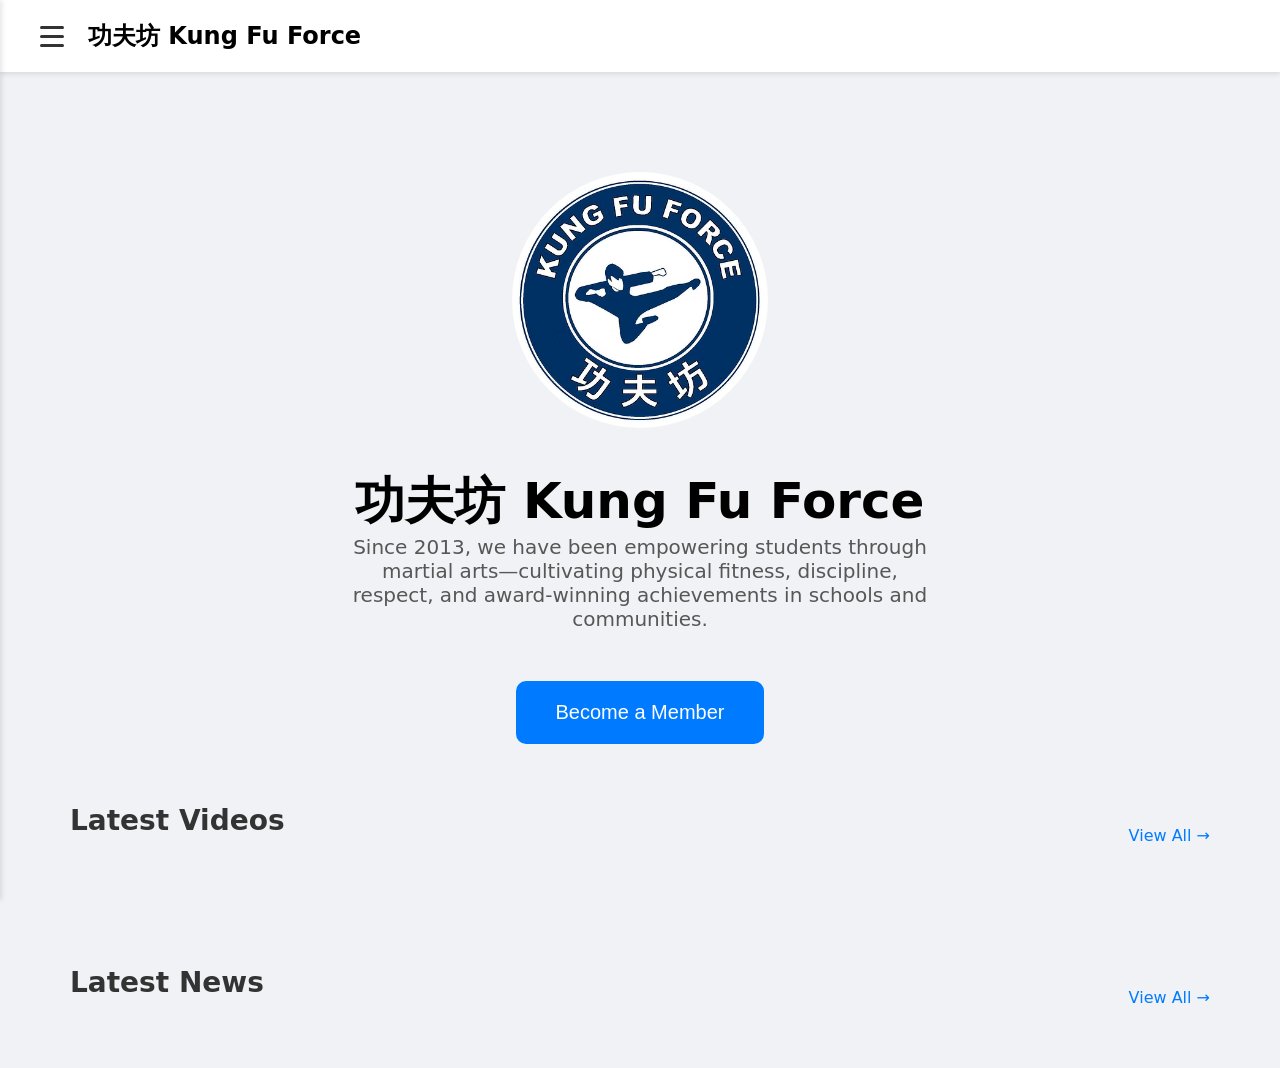
<file: index.html>
<!DOCTYPE html>
<html lang="en">
<head>
  <meta charset="UTF-8">
  <meta name="viewport" content="width=device-width, initial-scale=1.0">
  <meta name="description" content="Kung Fu Force">
  <meta name="author" content="Kung Fu Force">
  <title>Sports Centre App</title>
  <style>
    body {
      margin: 0;
      padding: 0;
      background: #f5f5f5;
      font-family: system-ui, -apple-system, sans-serif;
      height: 100vh;
      display: flex;
      justify-content: center;
      align-items: center;
    }
    .loading-container {
      text-align: center;
    }
    .logo {
      width: 150px;
      height: 150px;
      border-radius: 50%;
      object-fit: cover;
      animation: pulse 1.5s ease-in-out infinite;
    }
    .loading-bar-container {
      width: 200px;
      height: 6px;
      background: #e0e0e0;
      border-radius: 10px;
      margin: 30px auto 0;
      overflow: hidden;
    }
    .loading-bar {
      height: 100%;
      width: 0%;
      background: #007bff;
      border-radius: 10px;
      transition: width 0.3s ease;
    }
    .loading-text {
      margin-top: 15px;
      color: #666;
      font-size: 16px;
    }
    @keyframes pulse {
      0% { transform: scale(1); opacity: 1; }
      50% { transform: scale(1.05); opacity: 0.8; }
      100% { transform: scale(1); opacity: 1; }
    }
  </style>
</head>
<body>
  <div class="loading-container">
    <img src="Image/Logo.png" alt="Logo" class="logo" onerror="this.src='data:image/svg+xml,%3Csvg xmlns=\'http://www.w3.org/2000/svg\' width=\'150\' height=\'150\' viewBox=\'0 0 150 150\'%3E%3Ccircle cx=\'75\' cy=\'75\' r=\'75\' fill=\'%23007bff\'/%3E%3Ctext x=\'50%25\' y=\'50%25\' dominant-baseline=\'middle\' text-anchor=\'middle\' fill=\'white\' font-size=\'14\'%3EKung Fu%3C/text%3E%3C/svg%3E'">
    <div class="loading-bar-container">
      <div class="loading-bar" id="loadingBar"></div>
    </div>
    <div class="loading-text" id="loadingText">Loading...</div>
  </div>

  <script>
    const SITE_NAME = 'KungFuForceApp';
    const username = localStorage.getItem(`${SITE_NAME}/username`);
    const loadingBar = document.getElementById('loadingBar');
    const loadingText = document.getElementById('loadingText');
    
    let progress = 0;
    
    async function preloadAndRedirect() {
      try {
        const API_URL = 'https://script.google.com/macros/s/AKfycby8E5Jbktp3Tpgo9nCk6HsDVESUEBSTewm2ML3HKIbnhgk9fFcCJYKaG93F8JepBqnwLw/exec';
        const SHEET_ID = '1NQkI_WtmpP-9Si-g5MkmCbIbyc54-KD0cpZKO_AiixM';
        
        loadingText.innerText = 'Loading videos...';
        const videoPromise = fetch(API_URL + `?action=getAll&sheetId=${SHEET_ID}&sheetName=Video`)
          .then(r => r.json())
          .then(data => {
            if (!data.error) localStorage.setItem(`${SITE_NAME}/videos`, JSON.stringify(data));
            progress += 50;
            loadingBar.style.width = progress + '%';
          });
        
        loadingText.innerText = 'Loading news...';
        const newsPromise = fetch(API_URL + `?action=getAll&sheetId=${SHEET_ID}&sheetName=News`)
          .then(r => r.json())
          .then(data => {
            if (!data.error) localStorage.setItem(`${SITE_NAME}/news`, JSON.stringify(data));
            progress += 50;
            loadingBar.style.width = progress + '%';
          });
        
        await Promise.all([videoPromise, newsPromise]);
        
        localStorage.setItem(`${SITE_NAME}/last_update`, Date.now().toString());
        
        loadingText.innerText = 'Complete! Redirecting...';
        
        setTimeout(() => {
          if (username){
            window.location.replace("HomeAccount.html");
          }else{
            window.location.replace("NLP/HomeUnlogged.html");
          }
        }, 500);
        
      } catch (error) {
        loadingText.innerText = 'Loading complete';
        loadingBar.style.width = '100%';
        setTimeout(() => {
          if (username){
            window.location.replace("HomeAccount.html");
          }else{
            window.location.replace("NLP/HomeUnlogged.html");
          }
        }, 500);
      }
    }

    preloadAndRedirect();
  </script>
</body>
</html>
</file>
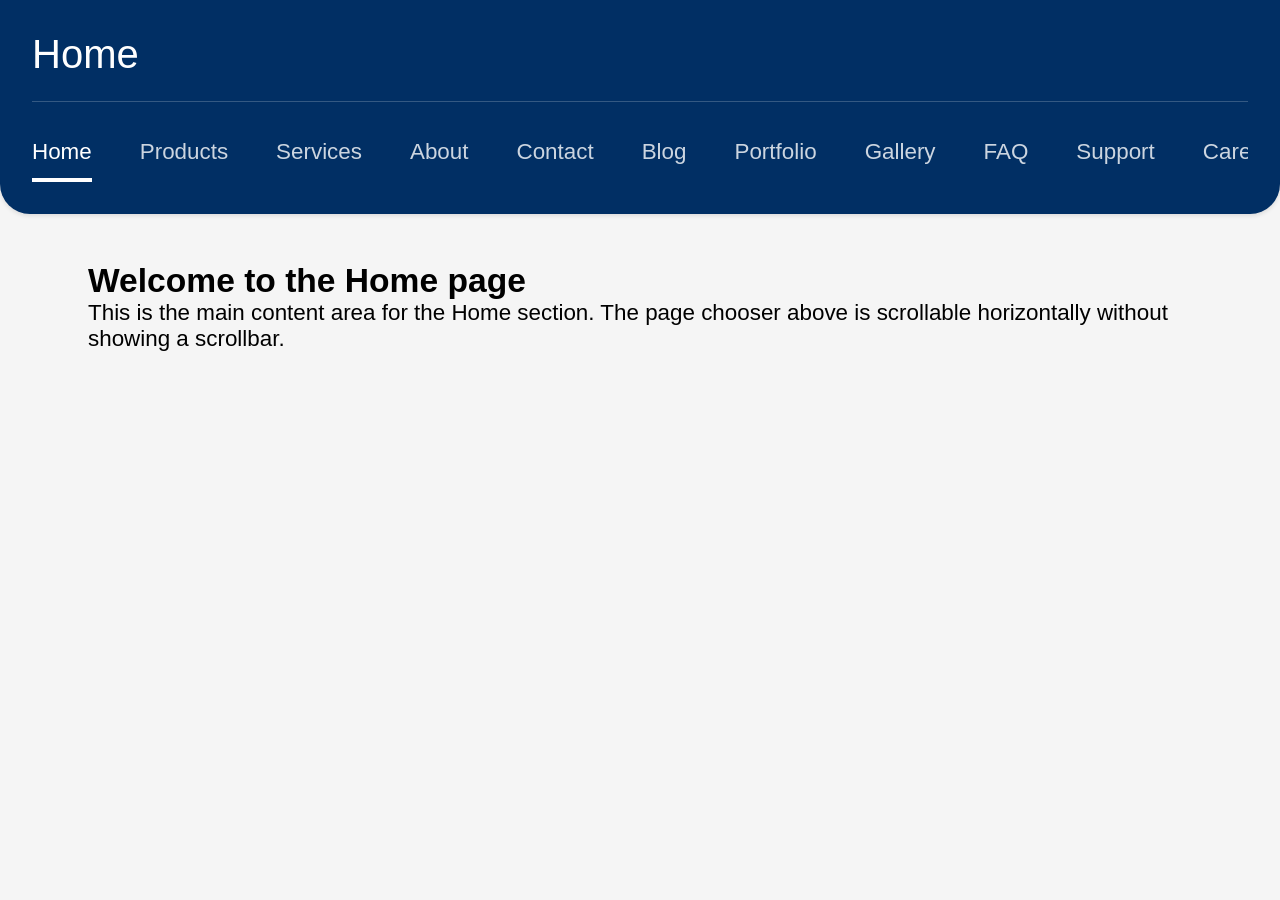
<file: HomeUnlogged.html>
<!DOCTYPE html>
<html lang="en">
<head>
  <meta charset="UTF-8">
  <meta name="viewport" content="width=device-width, initial-scale=1.0">
  <title>Home</title>
  <link rel="stylesheet" href="styles.css">
</head>
<body>
  <header class="common-header-with-chooser">
    <h1>Home</h1>
    <div class="common-chooser-wrapper">
      <nav class="common-inner-chooser">
        <a href="#" class="common-current-inside">Home</a>
        <a href="#">Products</a>
        <a href="#">Services</a>
        <a href="#">About</a>
        <a href="#">Contact</a>
        <a href="#">Blog</a>
        <a href="#">Portfolio</a>
        <a href="#">Gallery</a>
        <a href="#">FAQ</a>
        <a href="#">Support</a>
        <a href="#">Careers</a>
        <a href="#">News</a>
        <a href="#">Events</a>
        <a href="#">Community</a>
        <a href="#">Developers</a>
      </nav>
    </div>
  </header>

  <main class="common-content-below">
    <h2>Welcome to the Home page</h2>
    <p>This is the main content area for the Home section. The page chooser above is scrollable horizontally without showing a scrollbar.</p>
  </main>
</body>
</html>
</file>
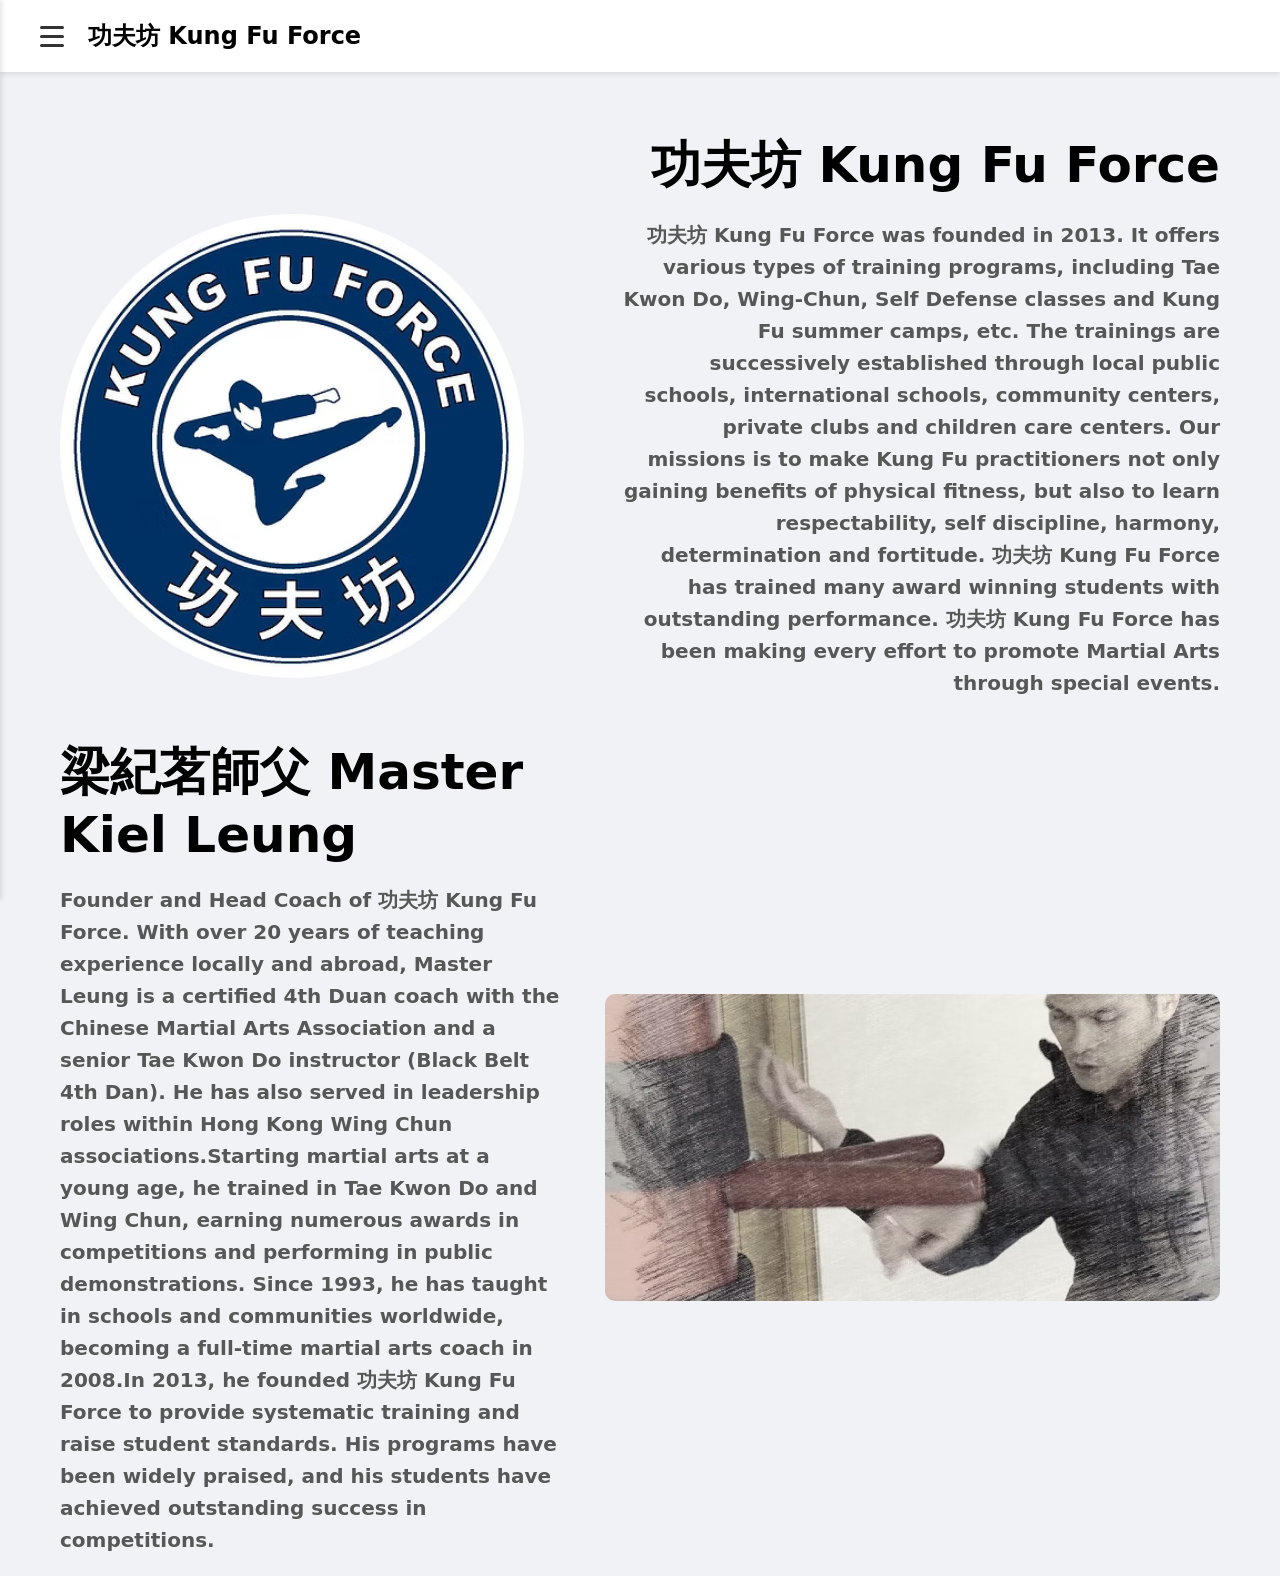
<file: NLP/about.html>
<!DOCTYPE html>
<html lang="en">
<head>
    <meta charset="UTF-8">
    <meta name="viewport" content="width=device-width, initial-scale=1.0">
    <title>About</title>
    <link rel="stylesheet" href="../style.css">
</head>
<body>
    <div class="overlay" id="overlay"></div>
    
    <div class="sidebar" id="sidebar">
        <a href="HomeUnlogged.html">Home</a>
        <a href="about.html">About</a>
        <a href="ClassInformation.html">Class Information</a>
        <a href="video.html">Video</a>
        <a href="news.html">News</a>
    </div>

    <div class="header">
        <button class="menu-btn" id="menuBtn">
            <span></span>
            <span></span>
            <span></span>
        </button>
        <h2 translate="no">功夫坊 Kung Fu Force</h2>
    </div>
    <div style="display: flex; align-items: center; gap: 40px; max-width: 1200px; margin: 0 auto; padding: 20px;">
        <div style="flex: 0 0 40%;">
            <img src="../Image/Logo.png" alt="Logo" class="logo" style="width: 100%; height: auto; border-radius: 1000px; display: block; margin-top: 100px;">
        </div>
        
        <div style="flex: 1; text-align: right;">
            <h1 translate="no" style="margin-top: 40px; color: rgb(0, 0, 0); font-size: 50px; margin-bottom: 20px;">功夫坊 Kung Fu Force</h1>
            <h2 style="color: rgb(87, 87, 87); font-size: 20px; line-height: 1.6; margin-left: auto; max-width: 600px;">
                <span translate="no">功夫坊 Kung Fu Force</span> was founded in 2013. It offers various types of training programs, including Tae Kwon Do, Wing-Chun, Self Defense classes and Kung Fu summer camps, etc. The trainings are successively established through local public schools, international schools, community centers, private clubs and children care centers. Our missions is to make Kung Fu practitioners not only gaining benefits of physical fitness, but also to learn respectability, self discipline, harmony, determination and fortitude.  <span translate="no">功夫坊 Kung Fu Force</span> has trained many award winning students with outstanding performance.  <span translate="no">功夫坊 Kung Fu Force</span> has been making every effort to promote Martial Arts through special events.
            </h2>
        </div>
    </div>
    <div style="display: flex; align-items: center; gap: 40px; max-width: 1200px; margin: 0 auto; padding: 20px;">
        <div style="flex: 1; text-align: left;">
            <h1 translate="no" style="color: rgb(0, 0, 0); font-size: 50px; margin-bottom: 20px;">梁紀茗師父 Master Kiel Leung</h1>
            <h2 style="color: rgb(87, 87, 87); font-size: 20px; line-height: 1.6;">Founder and Head Coach of <span translate="no">功夫坊 Kung Fu Force</span>. With over 20 years of teaching experience locally and abroad, Master Leung is a certified 4th Duan coach with the Chinese Martial Arts Association and a senior Tae Kwon Do instructor (Black Belt 4th Dan). He has also served in leadership roles within Hong Kong Wing Chun associations.Starting martial arts at a young age, he trained in Tae Kwon Do and Wing Chun, earning numerous awards in competitions and performing in public demonstrations. Since 1993, he has taught in schools and communities worldwide, becoming a full-time martial arts coach in 2008.In 2013, he founded <span translate="no">功夫坊 Kung Fu Force</span> to provide systematic training and raise student standards. His programs have been widely praised, and his students have achieved outstanding success in competitions.</h2>
        </div>
        
        <div style="flex: 0 0 53%;">
            <img src="../Image/Leung.avif" alt="Logo" class="logo" style="width: 100%; height: auto; border-radius: 10px; display: block;">
        </div>
    </div>
    <div id="google_translate_element" style="display: none;"></div>

    <script src="../scripts/UI/3LineSideBar.js"></script>
    <script src="../scripts/UI/language.js"></script>
</body>
</html>
</file>
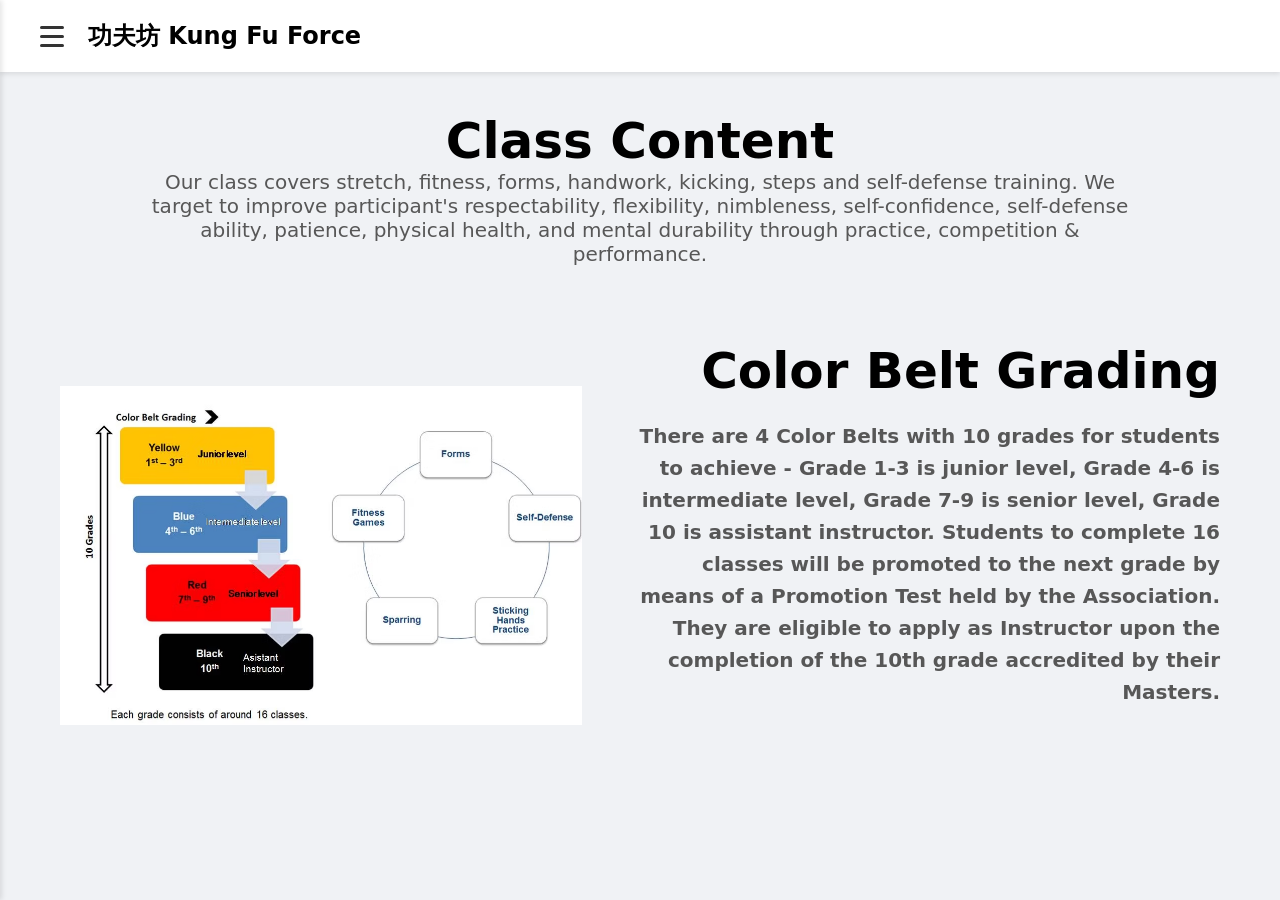
<file: NLP/ClassInformation.html>
<!DOCTYPE html>
<html lang="en">
<head>
    <meta charset="UTF-8">
    <meta name="viewport" content="width=device-width, initial-scale=1.0">
    <title>Class Information</title>
    <link rel="stylesheet" href="../style.css">
</head>
<body>
    <div class="overlay" id="overlay"></div>
    
    <div class="sidebar" id="sidebar">
        <a href="HomeUnlogged.html">Home</a>
        <a href="about.html">About</a>
        <a href="ClassInformation.html">Class Information</a>
        <a href="video.html">Video</a>
        <a href="news.html">News</a>
    </div>

    <div class="header">
        <button class="menu-btn" id="menuBtn">
            <span></span>
            <span></span>
            <span></span>
        </button>
        <h2 translate="no">功夫坊 Kung Fu Force</h2>
    </div>
    <h1 style="margin-top: 40px; color: rgb(0, 0, 0); text-align: center; font-size: 50px;">Class Content</h1>
    <p style="margin-top: 40px; color: rgb(87, 87, 87); font-size: 20px; width: 1000px; text-align: center; margin: 0 auto;">
        Our class covers stretch, fitness, forms, handwork, kicking, steps and self-defense training. We target to improve participant's respectability, flexibility, nimbleness, self-confidence, self-defense ability, patience, physical health, and mental durability through practice, competition & performance.
    </p>
    <div style="display: flex; align-items: center; gap: 40px; max-width: 1200px; margin: 0 auto; padding: 20px;">
        <div style="flex: 0 0 45%;">
            <img src="../Image/ClassInformation.avif" alt="Logo" class="logo" style="width: 100%; height: auto; display: block; margin-top: 100px;">
        </div>
        
        <div style="flex: 1; text-align: right;">
            <h1 style="margin-top: 40px; color: rgb(0, 0, 0); font-size: 50px; margin-bottom: 20px;">Color Belt Grading</h1>
            <h2 style="color: rgb(87, 87, 87); font-size: 20px; line-height: 1.6; margin-left: auto; max-width: 600px;">
                There are 4 Color Belts with 10 grades for students to achieve - Grade 1-3 is junior level, Grade 4-6 is intermediate level, Grade 7-9 is senior level, Grade 10 is assistant instructor.  Students to complete 16 classes will be promoted to the next grade by means of a Promotion Test held by the Association.  They are eligible to apply as Instructor upon the completion of the 10th grade accredited by their Masters.
            </h2>
        </div>
    </div>
    
    <div id="google_translate_element" style="display: none;"></div>

    <script src="../scripts/UI/3LineSideBar.js"></script>
    <script src="../scripts/UI/language.js"></script>
</body>
</html>
</file>
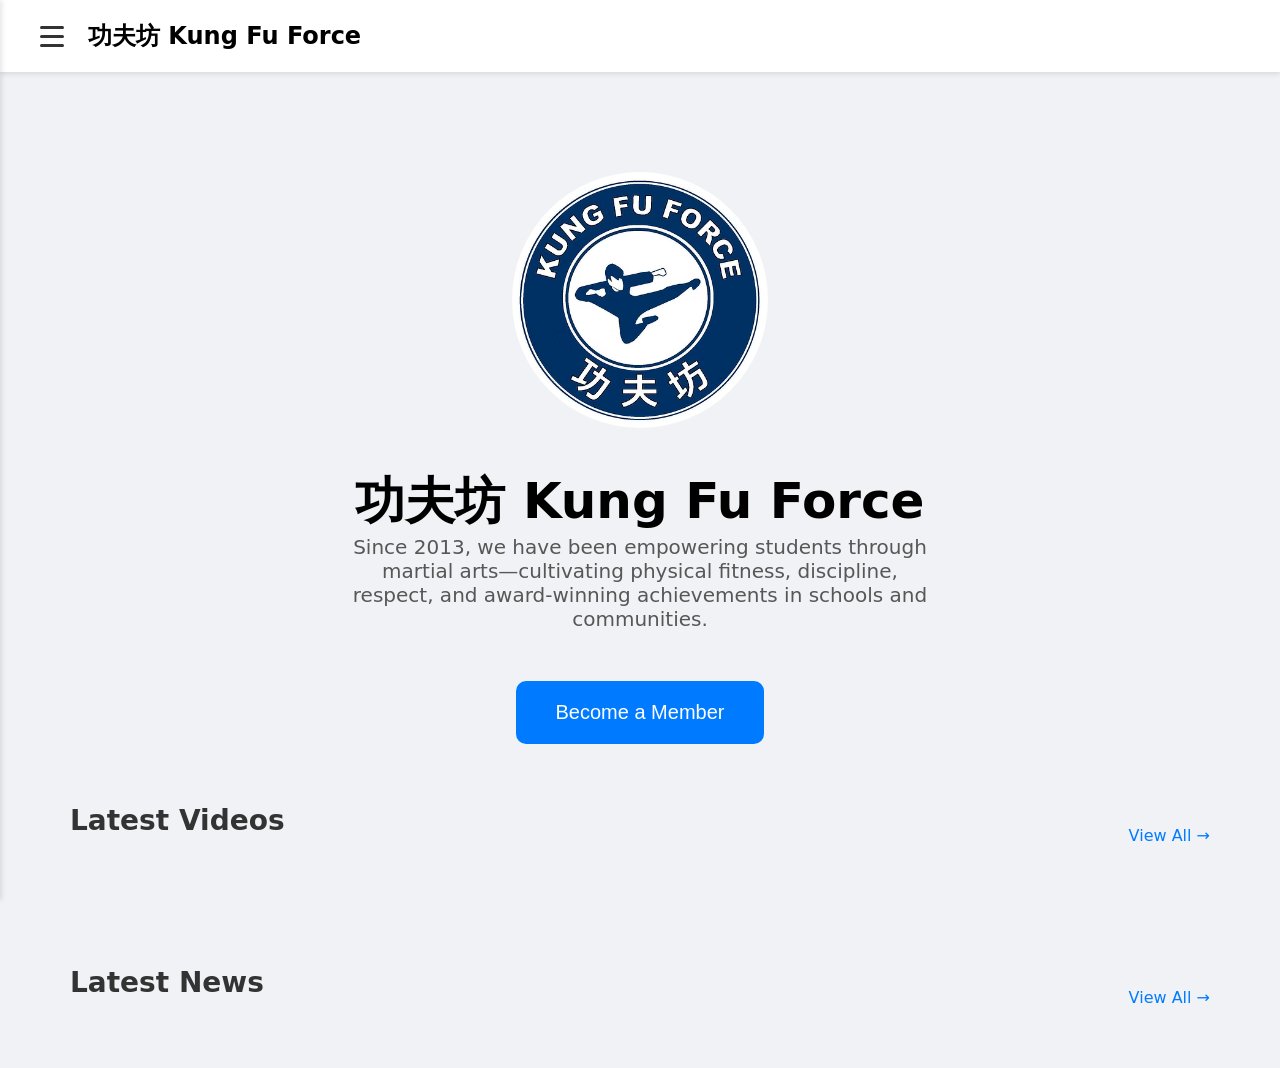
<file: NLP/HomeUnlogged.html>
<!DOCTYPE html>
<html lang="en">
<head>
    <meta charset="UTF-8">
    <meta name="viewport" content="width=device-width, initial-scale=1.0">
    <title>Home</title>
    <link rel="stylesheet" href="../style.css">
</head>
<body>
    <div class="overlay" id="overlay"></div>
    
    <div class="sidebar" id="sidebar">
        <a href="HomeUnlogged.html">Home</a>
        <a href="about.html">About</a>
        <a href="ClassInformation.html">Class Information</a>
        <a href="video.html">Video</a>
        <a href="news.html">News</a>
    </div>

    <div class="header">
        <button class="menu-btn" id="menuBtn">
            <span></span>
            <span></span>
            <span></span>
        </button>
        <h2 translate="no">功夫坊 Kung Fu Force</h2>
    </div>
    
    <img src="../Image/Logo.png" alt="Logo" class="logo" style="width: 20%; height: auto; border-radius: 1000px; display: block; margin: 0 auto; max-width: 100%; margin-top: 100px;">
    <h1 translate="no" style="margin-top: 40px; color: rgb(0, 0, 0); text-align: center; font-size: 50px;">功夫坊 Kung Fu Force</h1>
    <p style="margin-top: 40px; color: rgb(87, 87, 87); font-size: 20px; max-width: 600px; text-align: center; margin: 0 auto;">
        Since 2013, we have been empowering students through martial arts—cultivating physical fitness, discipline, respect, and award-winning achievements in schools and communities.
    </p>
    <button onclick="window.location.href='sign_in.html'" style="padding: 20px 40px; background-color: #007bff; color: white; border: none; border-radius: 10px; cursor: pointer; display: block; margin: 50px auto 0 auto; font-size: 20px">Become a Member</button>

    <div style="max-width:1200px; margin:60px auto 0; padding:0 20px;">
        <div style="display: flex; justify-content: space-between; align-items: center;">
            <h2 style="font-size:28px; color:#333; margin-bottom:20px; padding-left:10px;">Latest Videos</h2>
            <div style="text-align:right; margin:10px 10px 0 0;">
                <a href="video.html" style="color:#007bff; text-decoration:none; font-size:16px;">View All →</a>
            </div>
        </div>
        <div style="overflow-x:auto; white-space:nowrap; padding:10px 0 20px; scrollbar-width:thin; scrollbar-color:#007bff #f0f0f0;" id="videoScroll">
            <div style="display:inline-flex; gap:20px; padding:0 10px;" id="homeVideoContainer"></div>
        </div>
    </div>

    <div style="max-width:1200px; margin:60px auto 0; padding:0 20px;">
        <div style="display: flex; justify-content: space-between; align-items: center;">
            <h2 style="font-size:28px; color:#333; margin-bottom:20px; padding-left:10px;">Latest News</h2>
            <div style="text-align:right; margin:10px 10px 0 0;">
                <a href="news.html" style="color:#007bff; text-decoration:none; font-size:16px;">View All →</a>
            </div>
        </div>
        <div style="overflow-x:auto; white-space:nowrap; padding:10px 0 20px; scrollbar-width:thin; scrollbar-color:#007bff #f0f0f0;" id="newsScroll">
            <div style="display:inline-flex; gap:20px; padding:0 10px;" id="homeNewsContainer"></div>
        </div>
    </div>

    <div id="google_translate_element" style="display: none;"></div>

    <script src="../scripts/UI/3LineSideBar.js"></script>
    <script src="../scripts/UI/language.js"></script>
    <script>
        const SITE_NAME = typeof WEBSITE_NAME !== 'undefined' ? WEBSITE_NAME : 'KungFuForceApp';
        const videoContainer = document.getElementById('homeVideoContainer');
        const newsContainer = document.getElementById('homeNewsContainer');

        function loadHomeContent() {
            loadLatestVideos();
            loadLatestNews();
        }

        function loadLatestVideos() {
            try {
                const cachedData = localStorage.getItem(`${SITE_NAME}/videos`);
                if (cachedData) {
                    const data = JSON.parse(cachedData);
                    const videos = data.slice(1).reverse().slice(0, 5);
                    renderVideoCards(videos);
                }
            } catch (error) {}
        }

        function loadLatestNews() {
            try {
                const cachedData = localStorage.getItem(`${SITE_NAME}/news`);
                if (cachedData) {
                    const data = JSON.parse(cachedData);
                    const news = data.slice(1).reverse().slice(0, 5);
                    renderNewsCards(news);
                }
            } catch (error) {}
        }

        function renderVideoCards(videos) {
            let html = '';
            videos.forEach(video => {
                const title = video[0] || 'No title';
                const videoUrl = video[1] || '#';
                const description = video[2] || 'No description';
                const thumbnailUrl = video[3] || '';
                
                html += `
                    <div onclick="window.open('${videoUrl}', '_blank')" style="width:280px; background:white; border-radius:12px; overflow:hidden; box-shadow:0 4px 15px rgba(0,0,0,0.1); transition:transform 0.3s ease; cursor:pointer; display:inline-block; white-space:normal;">
                        ${thumbnailUrl ? 
                            `<img src="${thumbnailUrl}" alt="${title}" style="width:100%; height:160px; object-fit:cover; background:#ddd;" 
                                 onerror="this.src='data:image/svg+xml,%3Csvg xmlns=%22http://www.w3.org/2000/svg%22 width=%22300%22 height=%22160%22 viewBox=%220 0 300 160%22%3E%3Crect width=%22300%22 height=%22160%22 fill=%22%23dddddd%22/%3E%3Ctext x=%2250%25%22 y=%2250%25%22 dominant-baseline=%22middle%22 text-anchor=%22middle%22 font-family=%22system-ui%22 font-size=%2214%22 fill=%22%23999%22%3ENo Image%3C/text%3E%3C/svg%3E'">` : 
                            `<div style="width:100%; height:160px; background:#ddd; display:flex; align-items:center; justify-content:center; color:#999;">No Image</div>`
                        }
                        <div style="padding:15px;">
                            <div style="font-size:1.1em; font-weight:600; color:#333; margin-bottom:8px; white-space:normal; display:-webkit-box; -webkit-line-clamp:2; -webkit-box-orient:vertical; overflow:hidden;">${escapeHtml(title)}</div>
                            <div style="font-size:0.9em; color:#666; white-space:normal; display:-webkit-box; -webkit-line-clamp:2; -webkit-box-orient:vertical; overflow:hidden;">${escapeHtml(description)}</div>
                        </div>
                    </div>
                `;
            });
            videoContainer.innerHTML = html;
        }

        function renderNewsCards(news) {
            let html = '';
            news.forEach(item => {
                const title = item[0] || 'No title';
                const content = item[1] || '';
                const date = item[2] || '';
                const imageUrl = item[3] || '';
                const documentUrl = item[4] || '#';
                const summary = content.length > 60 ? content.substring(0, 60) + '...' : content;
                
                html += `
                    <div onclick="window.open('${documentUrl}', '_blank')" style="width:280px; background:white; border-radius:12px; overflow:hidden; box-shadow:0 4px 15px rgba(0,0,0,0.1); transition:transform 0.3s ease; cursor:pointer; display:inline-block; white-space:normal;">
                        ${imageUrl ? 
                            `<img src="${imageUrl}" alt="${title}" style="width:100%; height:160px; object-fit:cover; background:#ddd;" 
                                 onerror="this.src='data:image/svg+xml,%3Csvg xmlns=%22http://www.w3.org/2000/svg%22 width=%22300%22 height=%22160%22 viewBox=%220 0 300 160%22%3E%3Crect width=%22300%22 height=%22160%22 fill=%22%23dddddd%22/%3E%3Ctext x=%2250%25%22 y=%2250%25%22 dominant-baseline=%22middle%22 text-anchor=%22middle%22 font-family=%22system-ui%22 font-size=%2214%22 fill=%22%23999%22%3ENo Image%3C/text%3E%3C/svg%3E'">` : 
                            `<div style="width:100%; height:160px; background:#ddd; display:flex; align-items:center; justify-content:center; color:#999;">No Image</div>`
                        }
                        <div style="padding:15px;">
                            <div style="font-size:1.1em; font-weight:600; color:#333; margin-bottom:8px; white-space:normal; display:-webkit-box; -webkit-line-clamp:2; -webkit-box-orient:vertical; overflow:hidden;">${escapeHtml(title)}</div>
                            <div style="font-size:0.9em; color:#666; white-space:normal; display:-webkit-box; -webkit-line-clamp:2; -webkit-box-orient:vertical; overflow:hidden;">${escapeHtml(summary)}</div>
                            <div style="font-size:0.8em; color:#999; margin-top:8px;">${escapeHtml(date)}</div>
                        </div>
                    </div>
                `;
            });
            newsContainer.innerHTML = html;
        }

        function escapeHtml(text) {
            const div = document.createElement('div');
            div.textContent = text;
            return div.innerHTML;
        }

        loadHomeContent();
    </script>
</body>
</html>
</file>
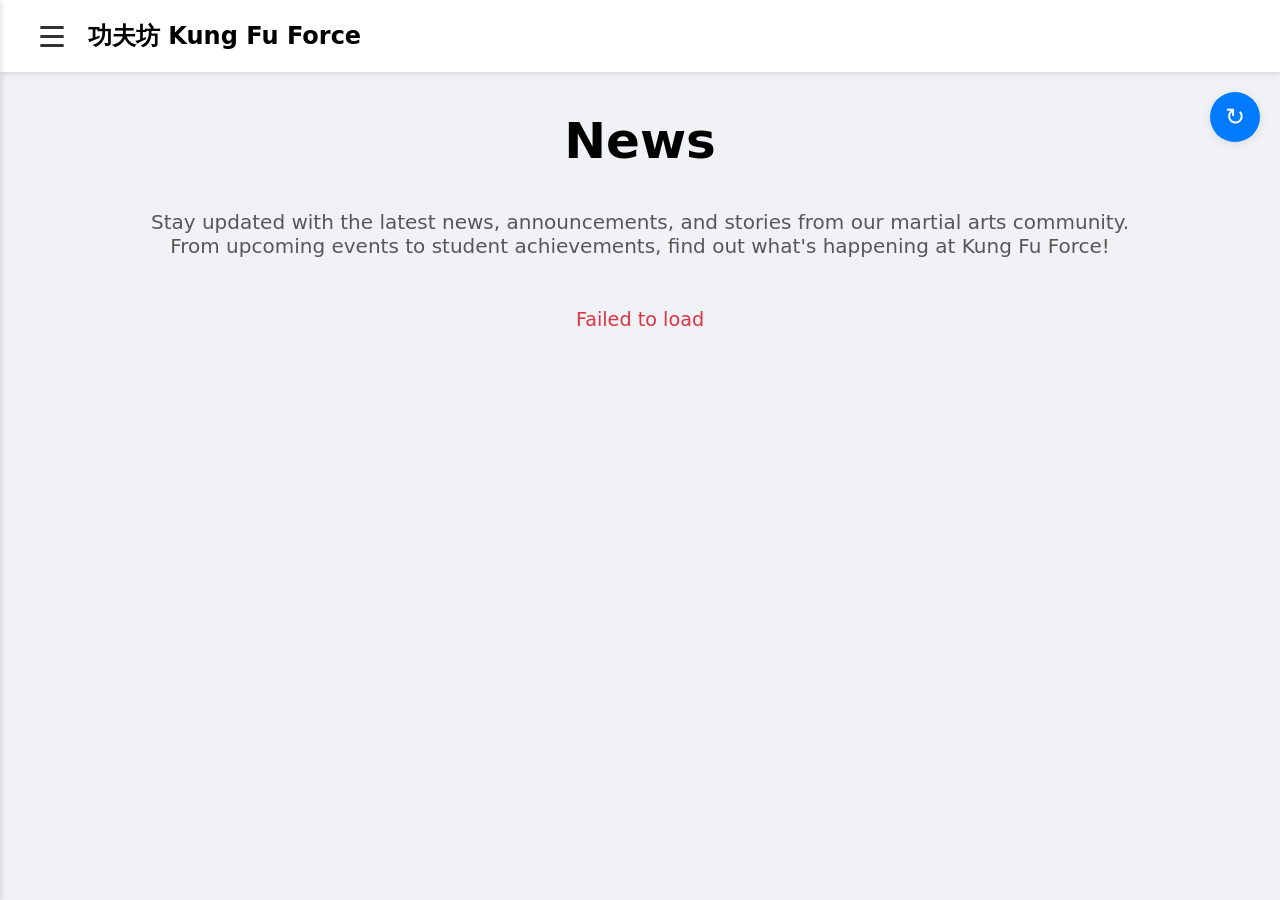
<file: NLP/news.html>
<!DOCTYPE html>
<html lang="en">
<head>
    <meta charset="UTF-8">
    <meta name="viewport" content="width=device-width, initial-scale=1.0">
    <title>News</title>
    <link rel="stylesheet" href="../style.css">
</head>
<body>
    <div class="overlay" id="overlay"></div>
    
    <div class="sidebar" id="sidebar">
        <a href="HomeUnlogged.html">Home</a>
        <a href="about.html">About</a>
        <a href="ClassInformation.html">Class Information</a>
        <a href="video.html">Video</a>
        <a href="news.html">News</a>
    </div>

    <div class="header">
        <button class="menu-btn" id="menuBtn">
            <span></span>
            <span></span>
            <span></span>
        </button>
        <h2 translate="no">功夫坊 Kung Fu Force</h2>
    </div>
    
    <div style="display:flex; flex-direction:column; align-items:center; position:relative;">
        <h1 style="margin-top:40px; color:#000; text-align:center; font-size:50px;">News</h1>
        <button class="refresh-btn" onclick="refreshNews()" title="Refresh news" style="position:absolute; right:20px; top:20px; background:#007bff; color:white; border:none; border-radius:50%; width:50px; height:50px; font-size:24px; cursor:pointer; box-shadow:0 2px 10px rgba(0,0,0,0.1);">↻</button>
    </div>
    
    <p style="margin-top:40px; color:#575757; font-size:20px; max-width:1000px; text-align:center; margin:40px auto 0 auto;">
        Stay updated with the latest news, announcements, and stories from our martial arts community. From upcoming events to student achievements, find out what's happening at Kung Fu Force!
    </p>
    
    <div id="loading" class="loading" style="text-align:center; padding:50px; font-size:1.2em; color:#666;">Loading...</div>
    <div id="error" class="error" style="display:none; text-align:center; padding:50px; font-size:1.2em; color:#dc3545;"></div>
    <div id="newsGrid" class="news-grid" style="display:none; grid-template-columns:repeat(auto-fill, minmax(350px, 1fr)); gap:25px; padding:40px 20px; max-width:1200px; margin:0 auto;"></div>

    <div id="google_translate_element" style="display:none;"></div>

    <script src="../scripts/UI/3LineSideBar.js"></script>
    <script src="../scripts/UI/language.js"></script>
    <script>
        const loadingEl = document.getElementById('loading');
        const errorEl = document.getElementById('error');
        const newsGridEl = document.getElementById('newsGrid');
        const SITE_NAME = typeof WEBSITE_NAME !== 'undefined' ? WEBSITE_NAME : 'KungFuForceApp';

        function loadNews() {
            try {
                const cachedData = localStorage.getItem(`${SITE_NAME}/news`);
                
                if (cachedData) {
                    const data = JSON.parse(cachedData);
                    loadingEl.style.display = 'none';
                    
                    if (!data || data.length <= 1) {
                        newsGridEl.style.display = 'grid';
                        newsGridEl.innerHTML = '<div style="text-align:center; padding:50px; font-size:1.2em; color:#666; grid-column:1/-1;">No news available</div>';
                        return;
                    }
                    
                    renderNews(data);
                } else {
                    fetchNews();
                }
            } catch (error) {
                loadingEl.style.display = 'none';
                errorEl.style.display = 'block';
                errorEl.textContent = 'Failed to load';
            }
        }

        async function fetchNews(showLoading = true) {
            try {
                if (showLoading) {
                    loadingEl.style.display = 'block';
                    newsGridEl.style.display = 'none';
                    errorEl.style.display = 'none';
                }
                
                const API_URL = 'https://script.google.com/macros/s/AKfycby8E5Jbktp3Tpgo9nCk6HsDVESUEBSTewm2ML3HKIbnhgk9fFcCJYKaG93F8JepBqnwLw/exec';
                const SHEET_ID = '1NQkI_WtmpP-9Si-g5MkmCbIbyc54-KD0cpZKO_AiixM';
                const SHEET_NAME = 'News';
                
                const response = await fetch(API_URL + `?action=getAll&sheetId=${SHEET_ID}&sheetName=${SHEET_NAME}`);
                const data = await response.json();
                
                if (showLoading) {
                    loadingEl.style.display = 'none';
                }
                
                if (data.error) throw new Error();
                
                if (!data || data.length <= 1) {
                    newsGridEl.style.display = 'grid';
                    newsGridEl.innerHTML = '<div style="text-align:center; padding:50px; font-size:1.2em; color:#666; grid-column:1/-1;">No news available</div>';
                    return;
                }
                
                localStorage.setItem(`${SITE_NAME}/news`, JSON.stringify(data));
                localStorage.setItem(`${SITE_NAME}/news_time`, Date.now().toString());
                renderNews(data);
                
            } catch (error) {
                if (showLoading) {
                    loadingEl.style.display = 'none';
                }
                errorEl.style.display = 'block';
                errorEl.textContent = 'Failed to load';
            }
        }

        function renderNews(data) {
            const news = data.slice(1);
            let html = '';
            
            news.forEach(item => {
                const title = item[0] || 'No title';
                const content = item[1] || '';
                const date = item[2] || '';
                const imageUrl = item[3] || '';
                const documentUrl = item[4] || '#';
                
                const summary = content.length > 100 ? content.substring(0, 100) + '...' : content;
                
                html += `
                    <div class="news-card" onclick="window.open('${documentUrl}', '_blank')" style="background:white; border-radius:12px; overflow:hidden; box-shadow:0 4px 15px rgba(0,0,0,0.1); cursor:pointer;">
                        ${imageUrl ? 
                            `<img src="${imageUrl}" alt="${title}" class="news-image" style="width:100%; height:200px; object-fit:cover; background:#ddd;" 
                                 onerror="this.src='data:image/svg+xml,%3Csvg xmlns=%22http://www.w3.org/2000/svg%22 width=%22350%22 height=%22200%22 viewBox=%220 0 350 200%22%3E%3Crect width=%22350%22 height=%22200%22 fill=%22%23dddddd%22/%3E%3Ctext x=%2250%25%22 y=%2250%25%22 dominant-baseline=%22middle%22 text-anchor=%22middle%22 font-family=%22system-ui%22 font-size=%2214%22 fill=%22%23999%22%3ENo Image%3C/text%3E%3C/svg%3E'">` : 
                            `<div style="width:100%; height:200px; background:#ddd; display:flex; align-items:center; justify-content:center; color:#999;">No Image</div>`
                        }
                        <div style="padding:20px;">
                            <h3 style="font-size:1.3em; font-weight:600; color:#333; margin:0 0 10px 0;">${escapeHtml(title)}</h3>
                            <div style="font-size:0.85em; color:#999; margin-bottom:10px;">${escapeHtml(date)}</div>
                            <p style="font-size:0.95em; color:#666; line-height:1.6; margin:0 0 15px 0;">${escapeHtml(summary)}</p>
                            <a href="${documentUrl}" class="read-more" target="_blank" onclick="event.stopPropagation()" style="display:inline-block; padding:8px 16px; background:#007bff; color:white; text-decoration:none; border-radius:6px;">📄 Read More</a>
                        </div>
                    </div>
                `;
            });
            
            newsGridEl.style.display = 'grid';
            newsGridEl.innerHTML = html;
        }

        function escapeHtml(text) {
            const div = document.createElement('div');
            div.textContent = text;
            return div.innerHTML;
        }

        function refreshNews() {
            fetchNews(true);
        }

        document.addEventListener('DOMContentLoaded', function() {
            loadNews();
        });
    </script>
</body>
</html>
</file>
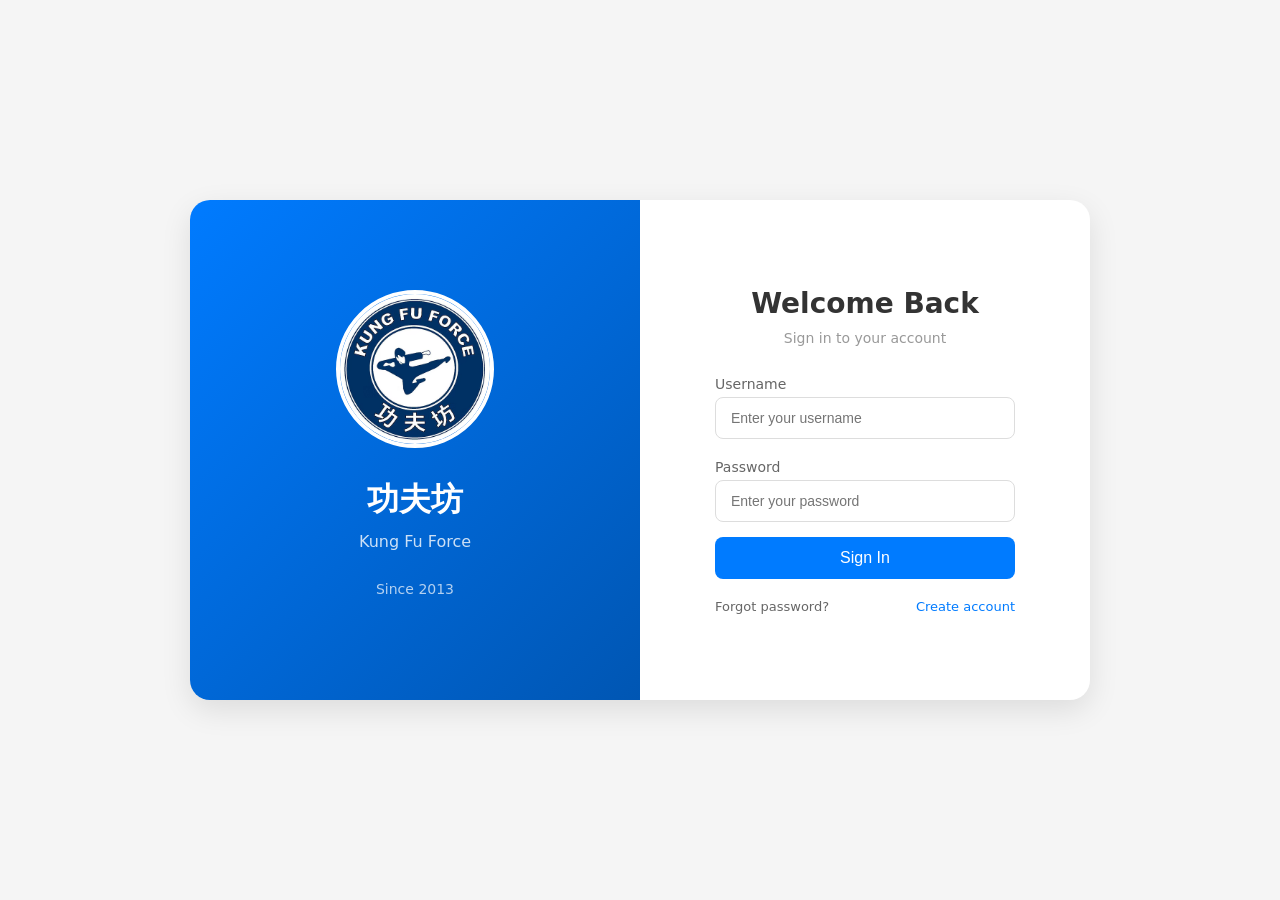
<file: NLP/sign_in.html>
<!DOCTYPE html>
<html lang="en">
<head>
    <meta charset="UTF-8">
    <meta name="viewport" content="width=device-width, initial-scale=1.0">
    <title>Sign In - Kung Fu Force</title>
    <style>
        .goog-te-banner-frame.skiptranslate,
        .goog-te-gadget-simple,
        #google_translate_element,
        .goog-te-menu-frame,
        iframe.skiptranslate {
            display: none !important;
        }
        body { top: 0 !important; margin: 0; padding: 0; }
        .error-message {
            color: #dc3545;
            font-size: 13px;
            margin-top: 5px;
            display: none;
        }
        .loading-spinner {
            display: inline-block;
            width: 16px;
            height: 16px;
            border: 2px solid rgba(255,255,255,0.3);
            border-radius: 50%;
            border-top-color: white;
            animation: spin 1s ease-in-out infinite;
            margin-right: 8px;
            vertical-align: middle;
        }
        @keyframes spin {
            to { transform: rotate(360deg); }
        }
    </style>
</head>
<body style="margin:0; padding:0; font-family:system-ui, -apple-system, sans-serif; background:#f5f5f5; height:100vh; display:flex; align-items:center; justify-content:center;">
    <div style="width:900px; height:500px; background:white; border-radius:20px; box-shadow:0 10px 30px rgba(0,0,0,0.1); display:flex; overflow:hidden;">
        
        <div style="flex:1; background:linear-gradient(135deg, #007bff, #0056b3); display:flex; flex-direction:column; align-items:center; justify-content:center; padding:40px;">
            <img src="../Image/Logo.png" alt="Kung Fu Force Logo" style="width:150px; height:150px; border-radius:50%; object-fit:cover; border:4px solid white; margin-bottom:30px;" onerror="this.src='data:image/svg+xml,%3Csvg xmlns=\'http://www.w3.org/2000/svg\' width=\'150\' height=\'150\' viewBox=\'0 0 150 150\'%3E%3Ccircle cx=\'75\' cy=\'75\' r=\'75\' fill=\'white\'/%3E%3Ctext x=\'50%25\' y=\'50%25\' dominant-baseline=\'middle\' text-anchor=\'middle\' fill=\'%23007bff\' font-size=\'16\' font-weight=\'bold\'%3EKung Fu%3C/text%3E%3C/svg%3E'">
            <h1 style="color:white; font-size:32px; margin:0 0 10px 0; text-align:center;" translate="no">功夫坊</h1>
            <p style="color:rgba(255,255,255,0.8); font-size:16px; text-align:center; margin:0;">Kung Fu Force</p>
            <p style="color:rgba(255,255,255,0.7); font-size:14px; text-align:center; margin-top:30px;">Since 2013</p>
        </div>
        
        <div style="flex:1; display:flex; flex-direction:column; align-items:center; justify-content:center; padding:40px;">
            <h2 style="font-size:28px; color:#333; margin:0 0 10px 0;">Welcome Back</h2>
            <p style="font-size:14px; color:#999; margin:0 0 30px 0;">Sign in to your account</p>
            
            <div style="width:100%; max-width:300px;">
                <div style="margin-bottom:20px;">
                    <label style="display:block; font-size:14px; color:#666; margin-bottom:5px;">Username</label>
                    <input type="text" id="username" placeholder="Enter your username" style="width:100%; padding:12px 15px; border:1px solid #ddd; border-radius:8px; font-size:14px; box-sizing:border-box; outline:none;" onfocus="this.style.borderColor='#007bff'" onblur="this.style.borderColor='#ddd'">
                </div>
                
                <div style="margin-bottom:15px;">
                    <label style="display:block; font-size:14px; color:#666; margin-bottom:5px;">Password</label>
                    <input type="password" id="password" placeholder="Enter your password" style="width:100%; padding:12px 15px; border:1px solid #ddd; border-radius:8px; font-size:14px; box-sizing:border-box; outline:none;" onfocus="this.style.borderColor='#007bff'" onblur="this.style.borderColor='#ddd'">
                </div>
                
                <div id="errorMessage" class="error-message"></div>
                
                <button id="signInBtn" onclick="signIn()" style="width:100%; padding:12px; background-color:#007bff; color:white; border:none; border-radius:8px; font-size:16px; cursor:pointer; transition:background-color 0.3s; display:flex; align-items:center; justify-content:center;" onmouseover="this.style.backgroundColor='#0056b3'" onmouseout="this.style.backgroundColor='#007bff'">Sign In</button>
                
                <div style="display:flex; justify-content:space-between; margin-top:20px;">
                    <a href="#" style="color:#666; font-size:13px; text-decoration:none;">Forgot password?</a>
                    <a href="sign_up.html" style="color:#007bff; font-size:13px; text-decoration:none;">Create account</a>
                </div>
            </div>
        </div>
    </div>

    <div id="google_translate_element" style="display:none;"></div>

    <script src="../scripts/UI/language.js"></script>
    <script src="https://translate.google.com/translate_a/element.js?cb=googleTranslateElementInit"></script>
    <script>
        const SITE_NAME = 'KungFuForceApp';
        const API_URL = 'https://script.google.com/macros/s/AKfycby8E5Jbktp3Tpgo9nCk6HsDVESUEBSTewm2ML3HKIbnhgk9fFcCJYKaG93F8JepBqnwLw/exec';
        const SHEET_ID = '1NQkI_WtmpP-9Si-g5MkmCbIbyc54-KD0cpZKO_AiixM';
        const SHEET_NAME = 'Account';

        (async function() {
            try {
                const cachedAccounts = localStorage.getItem(`${SITE_NAME}/accounts`);
                if (!cachedAccounts) {
                    const response = await fetch(API_URL + `?action=getAll&sheetId=${SHEET_ID}&sheetName=${SHEET_NAME}`);
                    const data = await response.json();
                    if (!data.error) {
                        localStorage.setItem(`${SITE_NAME}/accounts`, JSON.stringify(data));
                    }
                }
            } catch (error) {}
        })();

        async function signIn() {
            const username = document.getElementById('username').value.trim();
            const password = document.getElementById('password').value.trim();
            const errorMessage = document.getElementById('errorMessage');
            const btn = document.getElementById('signInBtn');
            
            if (!username || !password) {
                errorMessage.style.display = 'block';
                errorMessage.textContent = 'Please enter username and password';
                return;
            }
            
            btn.innerHTML = '<span class="loading-spinner"></span> Signing in...';
            btn.disabled = true;
            
            try {
                const cachedAccounts = localStorage.getItem(`${SITE_NAME}/accounts`);
                let accounts = [];
                
                if (cachedAccounts) {
                    const data = JSON.parse(cachedAccounts);
                    accounts = data.slice(1);
                } else {
                    const response = await fetch(API_URL + `?action=getAll&sheetId=${SHEET_ID}&sheetName=${SHEET_NAME}`);
                    const data = await response.json();
                    if (data.error) throw new Error();
                    accounts = data.slice(1);
                    localStorage.setItem(`${SITE_NAME}/accounts`, JSON.stringify(data));
                }
                
                let found = false;
                for (let account of accounts) {
                    if (String(account[0]) === username && String(account[1]) === password) {
                        found = true;
                        break;
                    }
                }
                
                if (found) {
                    localStorage.setItem(`${SITE_NAME}/username`, username);
                    window.location.replace("HomeAccount.html");
                } else {
                    btn.innerHTML = 'Sign In';
                    btn.disabled = false;
                    errorMessage.style.display = 'block';
                    errorMessage.textContent = 'Invalid username or password';
                }
                
            } catch (error) {
                btn.innerHTML = 'Sign In';
                btn.disabled = false;
                errorMessage.style.display = 'block';
                errorMessage.textContent = 'Login failed';
            }
        }
    </script>
</body>
</html>
</file>
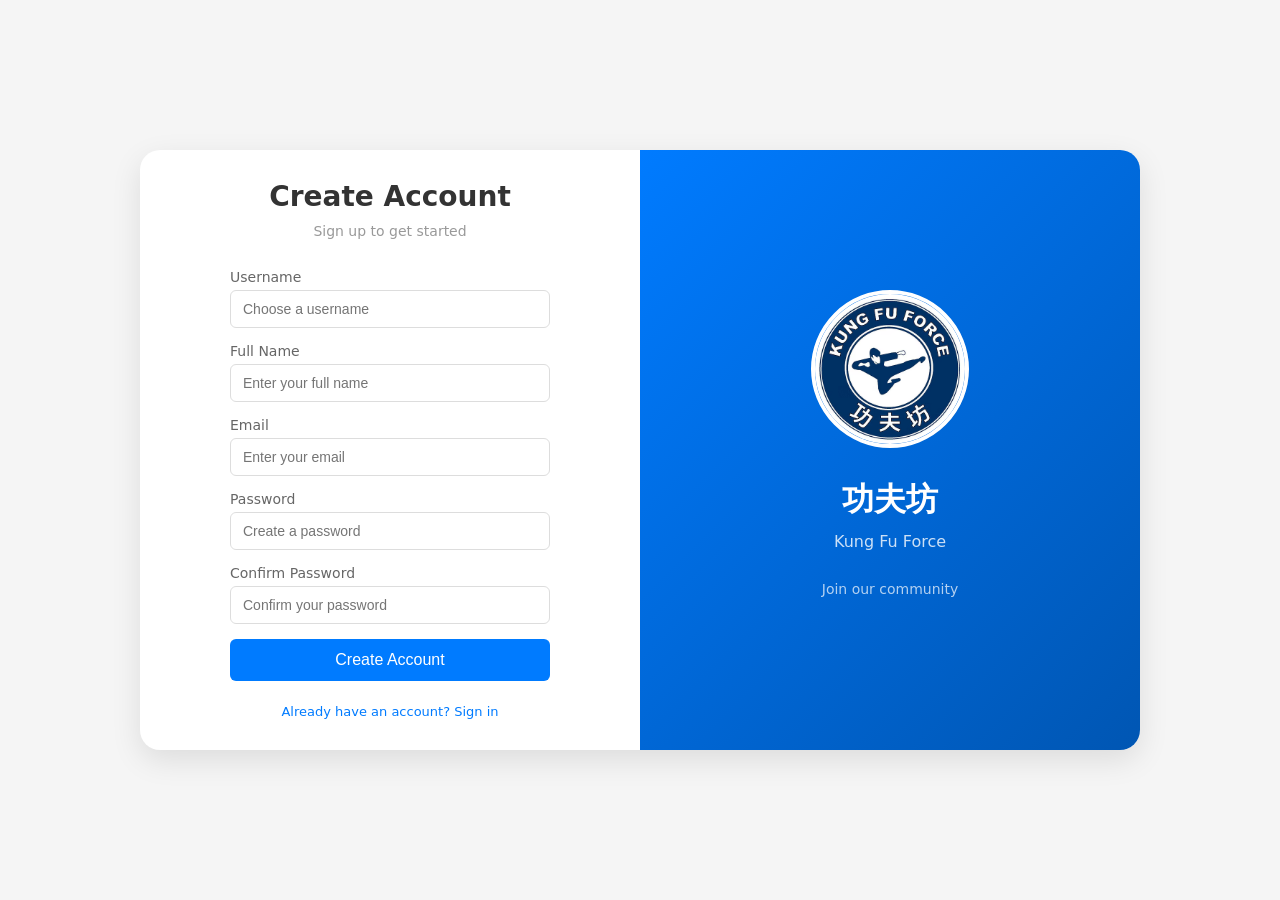
<file: NLP/sign_up.html>
<!DOCTYPE html>
<html lang="en">
<head>
    <meta charset="UTF-8">
    <meta name="viewport" content="width=device-width, initial-scale=1.0">
    <title>Sign Up - Kung Fu Force</title>
    <style>
        .goog-te-banner-frame.skiptranslate,
        .goog-te-gadget-simple,
        #google_translate_element,
        .goog-te-menu-frame,
        iframe.skiptranslate {
            display: none !important;
        }
        body { top: 0 !important; margin: 0; padding: 0; }
        .error-message {
            color: #dc3545;
            font-size: 13px;
            margin-top: 5px;
            display: none;
        }
        .loading-spinner {
            display: inline-block;
            width: 16px;
            height: 16px;
            border: 2px solid rgba(255,255,255,0.3);
            border-radius: 50%;
            border-top-color: white;
            animation: spin 1s ease-in-out infinite;
            margin-right: 8px;
            vertical-align: middle;
        }
        @keyframes spin {
            to { transform: rotate(360deg); }
        }
    </style>
</head>
<body style="margin:0; padding:0; font-family:system-ui, -apple-system, sans-serif; background:#f5f5f5; height:100vh; display:flex; align-items:center; justify-content:center;">
    <div style="width:1000px; height:600px; background:white; border-radius:20px; box-shadow:0 10px 30px rgba(0,0,0,0.1); display:flex; overflow:hidden; flex-direction:row-reverse;">
        
        <div style="flex:1; background:linear-gradient(135deg, #007bff, #0056b3); display:flex; flex-direction:column; align-items:center; justify-content:center; padding:40px;">
            <img src="../Image/Logo.png" alt="Kung Fu Force Logo" style="width:150px; height:150px; border-radius:50%; object-fit:cover; border:4px solid white; margin-bottom:30px;" onerror="this.src='data:image/svg+xml,%3Csvg xmlns=\'http://www.w3.org/2000/svg\' width=\'150\' height=\'150\' viewBox=\'0 0 150 150\'%3E%3Ccircle cx=\'75\' cy=\'75\' r=\'75\' fill=\'white\'/%3E%3Ctext x=\'50%25\' y=\'50%25\' dominant-baseline=\'middle\' text-anchor=\'middle\' fill=\'%23007bff\' font-size=\'16\' font-weight=\'bold\'%3EKung Fu%3C/text%3E%3C/svg%3E'">
            <h1 style="color:white; font-size:32px; margin:0 0 10px 0; text-align:center;" translate="no">功夫坊</h1>
            <p style="color:rgba(255,255,255,0.8); font-size:16px; text-align:center; margin:0;">Kung Fu Force</p>
            <p style="color:rgba(255,255,255,0.7); font-size:14px; text-align:center; margin-top:30px;">Join our community</p>
        </div>
        
        <div style="flex:1; display:flex; flex-direction:column; align-items:center; justify-content:center; padding:40px;">
            <h2 style="font-size:28px; color:#333; margin:0 0 10px 0;">Create Account</h2>
            <p style="font-size:14px; color:#999; margin:0 0 30px 0;">Sign up to get started</p>
            
            <div style="width:100%; max-width:320px;">
                <div style="margin-bottom:15px;">
                    <label style="display:block; font-size:14px; color:#666; margin-bottom:5px;">Username</label>
                    <input type="text" id="username" placeholder="Choose a username" style="width:100%; padding:10px 12px; border:1px solid #ddd; border-radius:6px; font-size:14px; box-sizing:border-box; outline:none;" onfocus="this.style.borderColor='#007bff'" onblur="this.style.borderColor='#ddd'">
                </div>
                
                <div style="margin-bottom:15px;">
                    <label style="display:block; font-size:14px; color:#666; margin-bottom:5px;">Full Name</label>
                    <input type="text" id="fullname" placeholder="Enter your full name" style="width:100%; padding:10px 12px; border:1px solid #ddd; border-radius:6px; font-size:14px; box-sizing:border-box; outline:none;" onfocus="this.style.borderColor='#007bff'" onblur="this.style.borderColor='#ddd'">
                </div>
                
                <div style="margin-bottom:15px;">
                    <label style="display:block; font-size:14px; color:#666; margin-bottom:5px;">Email</label>
                    <input type="email" id="email" placeholder="Enter your email" style="width:100%; padding:10px 12px; border:1px solid #ddd; border-radius:6px; font-size:14px; box-sizing:border-box; outline:none;" onfocus="this.style.borderColor='#007bff'" onblur="this.style.borderColor='#ddd'">
                </div>
                
                <div style="margin-bottom:15px;">
                    <label style="display:block; font-size:14px; color:#666; margin-bottom:5px;">Password</label>
                    <input type="password" id="password" placeholder="Create a password" style="width:100%; padding:10px 12px; border:1px solid #ddd; border-radius:6px; font-size:14px; box-sizing:border-box; outline:none;" onfocus="this.style.borderColor='#007bff'" onblur="this.style.borderColor='#ddd'">
                </div>
                
                <div style="margin-bottom:15px;">
                    <label style="display:block; font-size:14px; color:#666; margin-bottom:5px;">Confirm Password</label>
                    <input type="password" id="confirmPassword" placeholder="Confirm your password" style="width:100%; padding:10px 12px; border:1px solid #ddd; border-radius:6px; font-size:14px; box-sizing:border-box; outline:none;" onfocus="this.style.borderColor='#007bff'" onblur="this.style.borderColor='#ddd'">
                </div>
                
                <div id="errorMessage" class="error-message"></div>
                
                <button id="signUpBtn" onclick="signUp()" style="width:100%; padding:12px; background-color:#007bff; color:white; border:none; border-radius:6px; font-size:16px; cursor:pointer; transition:background-color 0.3s; display:flex; align-items:center; justify-content:center; margin-top:10px;" onmouseover="this.style.backgroundColor='#0056b3'" onmouseout="this.style.backgroundColor='#007bff'">Create Account</button>
                
                <div style="text-align:center; margin-top:20px;">
                    <a href="sign_in.html" style="color:#007bff; font-size:13px; text-decoration:none;">Already have an account? Sign in</a>
                </div>
            </div>
        </div>
    </div>

    <div id="google_translate_element" style="display:none;"></div>

    <script src="../scripts/UI/language.js"></script>
    <script src="https://translate.google.com/translate_a/element.js?cb=googleTranslateElementInit"></script>
    <script>
        const SITE_NAME = 'KungFuForceApp';
        const API_URL = 'https://script.google.com/macros/s/AKfycby8E5Jbktp3Tpgo9nCk6HsDVESUEBSTewm2ML3HKIbnhgk9fFcCJYKaG93F8JepBqnwLw/exec';
        const SHEET_ID = '1NQkI_WtmpP-9Si-g5MkmCbIbyc54-KD0cpZKO_AiixM';
        const SHEET_NAME = 'Account';

        async function signUp() {
            const username = document.getElementById('username').value.trim();
            const fullname = document.getElementById('fullname').value.trim();
            const email = document.getElementById('email').value.trim();
            const password = document.getElementById('password').value.trim();
            const confirmPassword = document.getElementById('confirmPassword').value.trim();
            const errorMessage = document.getElementById('errorMessage');
            const btn = document.getElementById('signUpBtn');
            
            if (!username || !fullname || !email || !password || !confirmPassword) {
                errorMessage.style.display = 'block';
                errorMessage.textContent = 'Please fill in all fields';
                return;
            }
            
            if (password !== confirmPassword) {
                errorMessage.style.display = 'block';
                errorMessage.textContent = 'Passwords do not match';
                return;
            }
            
            btn.innerHTML = '<span class="loading-spinner"></span> Creating account...';
            btn.disabled = true;
            
            try {
                const response = await fetch(API_URL + `?action=getAll&sheetId=${SHEET_ID}&sheetName=${SHEET_NAME}`);
                const data = await response.json();
                
                if (data.error) throw new Error();
                
                const accounts = data.slice(1);
                for (let account of accounts) {
                    if (String(account[0]) === username) {
                        btn.innerHTML = 'Create Account';
                        btn.disabled = false;
                        errorMessage.style.display = 'block';
                        errorMessage.textContent = 'Username already exists';
                        return;
                    }
                }
                
                const newRow = accounts.length + 2;
                
                await fetch(API_URL, {
                    method: 'POST',
                    mode: 'no-cors',
                    body: new URLSearchParams({
                        action: 'write',
                        sheetId: SHEET_ID,
                        sheetName: SHEET_NAME,
                        row: newRow.toString(),
                        col: '1',
                        value: username
                    })
                });
                
                await fetch(API_URL, {
                    method: 'POST',
                    mode: 'no-cors',
                    body: new URLSearchParams({
                        action: 'write',
                        sheetId: SHEET_ID,
                        sheetName: SHEET_NAME,
                        row: newRow.toString(),
                        col: '2',
                        value: password
                    })
                });
                
                await fetch(API_URL, {
                    method: 'POST',
                    mode: 'no-cors',
                    body: new URLSearchParams({
                        action: 'write',
                        sheetId: SHEET_ID,
                        sheetName: SHEET_NAME,
                        row: newRow.toString(),
                        col: '3',
                        value: fullname
                    })
                });
                
                await fetch(API_URL, {
                    method: 'POST',
                    mode: 'no-cors',
                    body: new URLSearchParams({
                        action: 'write',
                        sheetId: SHEET_ID,
                        sheetName: SHEET_NAME,
                        row: newRow.toString(),
                        col: '4',
                        value: email
                    })
                });
                
                localStorage.removeItem(`${SITE_NAME}/accounts`);
                window.location.replace("sign_in.html");
                
            } catch (error) {
                btn.innerHTML = 'Create Account';
                btn.disabled = false;
                errorMessage.style.display = 'block';
                errorMessage.textContent = 'Account creation failed';
            }
        }
    </script>
</body>
</html>
</file>
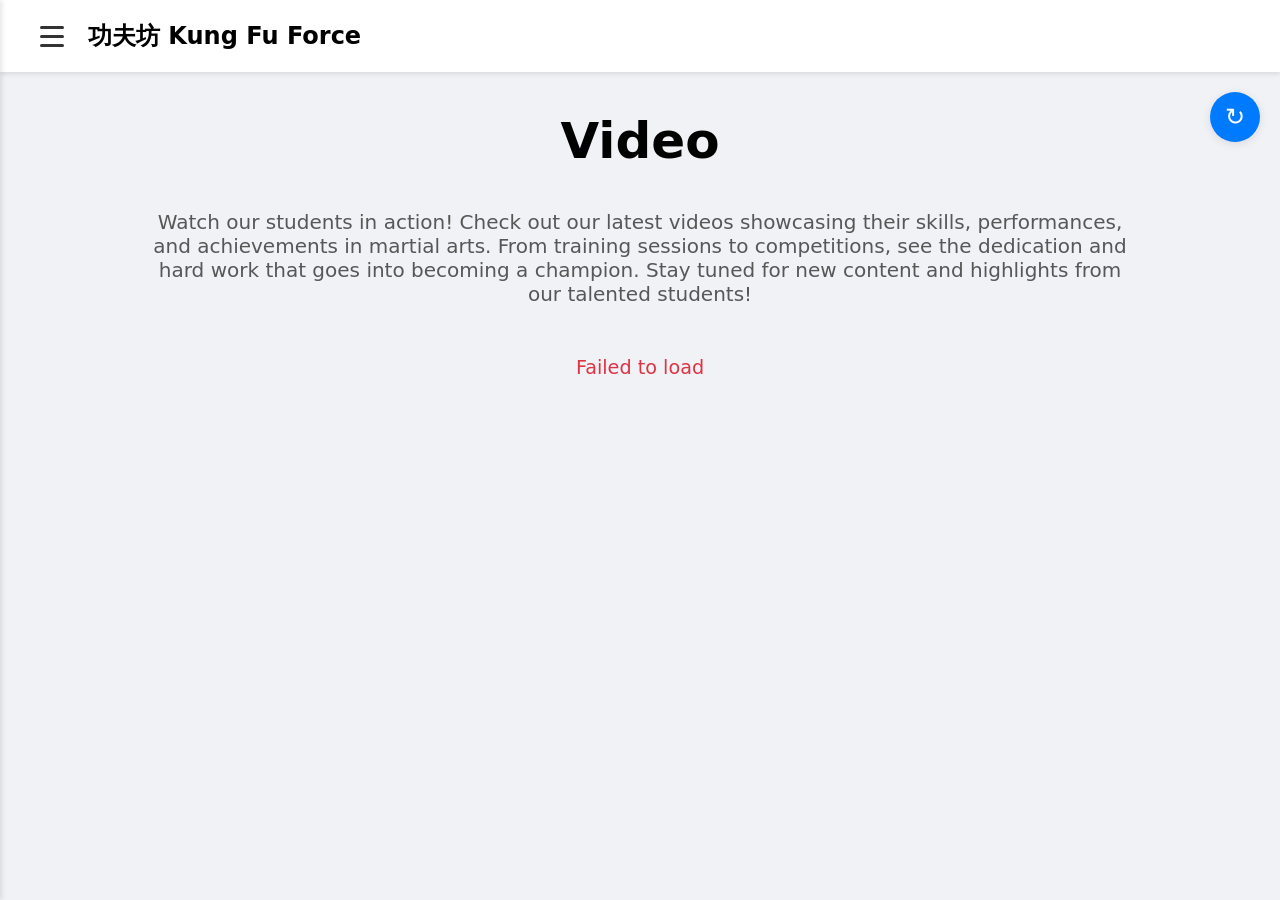
<file: NLP/video.html>
<!DOCTYPE html>
<html lang="en">
<head>
    <meta charset="UTF-8">
    <meta name="viewport" content="width=device-width, initial-scale=1.0">
    <title>Video</title>
    <link rel="stylesheet" href="../style.css">
</head>
<body>
    <div class="overlay" id="overlay"></div>
    
    <div class="sidebar" id="sidebar">
        <a href="HomeUnlogged.html">Home</a>
        <a href="about.html">About</a>
        <a href="ClassInformation.html">Class Information</a>
        <a href="video.html">Video</a>
        <a href="news.html">News</a>
    </div>

    <div class="header">
        <button class="menu-btn" id="menuBtn">
            <span></span>
            <span></span>
            <span></span>
        </button>
        <h2 translate="no">功夫坊 Kung Fu Force</h2>
    </div>
    
    <div style="display:flex; flex-direction:column; align-items:center; position:relative;">
        <h1 style="margin-top:40px; color:#000; text-align:center; font-size:50px;">Video</h1>
        <button class="refresh-btn" onclick="refreshVideos()" title="Refresh videos" style="position:absolute; right:20px; top:20px; background:#007bff; color:white; border:none; border-radius:50%; width:50px; height:50px; font-size:24px; cursor:pointer; box-shadow:0 2px 10px rgba(0,0,0,0.1);">↻</button>
    </div>
    
    <p style="margin-top:40px; color:#575757; font-size:20px; max-width:1000px; text-align:center; margin:40px auto 0 auto;">
        Watch our students in action! Check out our latest videos showcasing their skills, performances, and achievements in martial arts. From training sessions to competitions, see the dedication and hard work that goes into becoming a champion. Stay tuned for new content and highlights from our talented students!
    </p>
    
    <div id="loading" class="loading" style="text-align:center; padding:50px; font-size:1.2em; color:#666;">Loading...</div>
    <div id="error" class="error" style="display:none; text-align:center; padding:50px; font-size:1.2em; color:#dc3545;"></div>
    <div id="videoGrid" style="display:none; grid-template-columns:repeat(auto-fill, minmax(300px, 1fr)); gap:25px; padding:40px 20px; max-width:1200px; margin:0 auto;"></div>

    <div id="google_translate_element" style="display:none;"></div>

    <script src="../scripts/UI/3LineSideBar.js"></script>
    <script src="../scripts/UI/language.js"></script>
    <script>
        const loadingEl = document.getElementById('loading');
        const errorEl = document.getElementById('error');
        const videoGridEl = document.getElementById('videoGrid');
        const SITE_NAME = typeof WEBSITE_NAME !== 'undefined' ? WEBSITE_NAME : 'KungFuForceApp';

        function loadVideos() {
            try {
                const cachedData = localStorage.getItem(`${SITE_NAME}/videos`);
                
                if (cachedData) {
                    const data = JSON.parse(cachedData);
                    loadingEl.style.display = 'none';
                    
                    if (!data || data.length <= 1) {
                        videoGridEl.style.display = 'grid';
                        videoGridEl.innerHTML = '<div style="text-align:center; padding:50px; font-size:1.2em; color:#666;">No videos available</div>';
                        return;
                    }
                    
                    renderVideos(data);
                } else {
                    fetchVideos();
                }
            } catch (error) {
                loadingEl.style.display = 'none';
                errorEl.style.display = 'block';
                errorEl.textContent = 'Failed to load';
            }
        }

        async function fetchVideos(showLoading = true) {
            try {
                if (showLoading) {
                    loadingEl.style.display = 'block';
                    videoGridEl.style.display = 'none';
                    errorEl.style.display = 'none';
                }
                
                const API_URL = 'https://script.google.com/macros/s/AKfycby8E5Jbktp3Tpgo9nCk6HsDVESUEBSTewm2ML3HKIbnhgk9fFcCJYKaG93F8JepBqnwLw/exec';
                const SHEET_ID = '1NQkI_WtmpP-9Si-g5MkmCbIbyc54-KD0cpZKO_AiixM';
                const SHEET_NAME = 'Video';
                
                const response = await fetch(API_URL + `?action=getAll&sheetId=${SHEET_ID}&sheetName=${SHEET_NAME}`);
                const data = await response.json();
                
                if (showLoading) {
                    loadingEl.style.display = 'none';
                }
                
                if (data.error) throw new Error();
                
                if (!data || data.length <= 1) {
                    videoGridEl.style.display = 'grid';
                    videoGridEl.innerHTML = '<div style="text-align:center; padding:50px; font-size:1.2em; color:#666;">No videos available</div>';
                    return;
                }
                
                localStorage.setItem(`${SITE_NAME}/videos`, JSON.stringify(data));
                localStorage.setItem(`${SITE_NAME}/videos_time`, Date.now().toString());
                renderVideos(data);
                
            } catch (error) {
                if (showLoading) {
                    loadingEl.style.display = 'none';
                }
                errorEl.style.display = 'block';
                errorEl.textContent = 'Failed to load';
            }
        }

        function renderVideos(data) {
            const videos = data.slice(1);
            let html = '';
            
            videos.forEach(video => {
                const title = video[0] || 'No title';
                const videoUrl = video[1] || '#';
                const description = video[2] || 'No description';
                const thumbnailUrl = video[3] || '';
                
                html += `
                    <div onclick="window.open('${videoUrl}', '_blank')" style="background:white; border-radius:12px; overflow:hidden; box-shadow:0 4px 15px rgba(0,0,0,0.1); cursor:pointer;">
                        ${thumbnailUrl ? 
                            `<img src="${thumbnailUrl}" alt="${title}" style="width:100%; height:180px; object-fit:cover; background:#ddd;" 
                                 onerror="this.src='data:image/svg+xml,%3Csvg xmlns=%22http://www.w3.org/2000/svg%22 width=%22300%22 height=%22180%22 viewBox=%220 0 300 180%22%3E%3Crect width=%22300%22 height=%22180%22 fill=%22%23dddddd%22/%3E%3Ctext x=%2250%25%22 y=%2250%25%22 dominant-baseline=%22middle%22 text-anchor=%22middle%22 font-family=%22system-ui%22 font-size=%2214%22 fill=%22%23999%22%3ENo Image%3C/text%3E%3C/svg%3E'">` : 
                            `<div style="width:100%; height:180px; background:#ddd; display:flex; align-items:center; justify-content:center; color:#999;">No Image</div>`
                        }
                        <div style="padding:15px;">
                            <h3 style="font-size:1.2em; font-weight:600; color:#333; margin:0 0 10px 0;">${escapeHtml(title)}</h3>
                            <p style="font-size:0.9em; color:#666; line-height:1.5; margin:0 0 15px 0;">${escapeHtml(description)}</p>
                            <a href="${videoUrl}" target="_blank" onclick="event.stopPropagation()" style="display:inline-block; padding:8px 16px; background:#007bff; color:white; text-decoration:none; border-radius:6px; font-size:0.9em;">▶ Watch Video</a>
                        </div>
                    </div>
                `;
            });
            
            videoGridEl.style.display = 'grid';
            videoGridEl.innerHTML = html;
        }

        function escapeHtml(text) {
            const div = document.createElement('div');
            div.textContent = text;
            return div.innerHTML;
        }

        function refreshVideos() {
            fetchVideos(true);
        }

        loadVideos();
    </script>
</body>
</html>
</file>
<file: styles.css>
* {
  margin: 0;
  padding: 0;
  box-sizing: border-box;
}

html, body {
  height: 100%;
  font-family: -apple-system, BlinkMacSystemFont, 'Segoe UI', Roboto, Oxygen, Ubuntu, sans-serif;
  background: #f5f5f5;
}

body {
  display: flex;
  flex-direction: column;
  height: 100vh;
}

.common-header-with-chooser {
  background-color: #012F64;
  color: white;
  padding: 2rem 2rem;
  box-shadow: 0 2px 4px rgba(0,0,0,0.1);
  width: 100%;
  flex-shrink: 0;
  border-bottom-left-radius: 30px;
  border-bottom-right-radius: 30px;
}

.common-header-with-chooser h1 {
  font-size: 2.5rem;
  font-weight: 500;
  margin-bottom: 1.5rem;
}

.common-chooser-wrapper {
  overflow-x: auto;
  scrollbar-width: none;
  -ms-overflow-style: none;
  border-top: 1px solid rgba(255,255,255,0.2);
  padding-top: 1.5rem;
  width: 100%;
  -webkit-overflow-scrolling: touch;
  white-space: nowrap;
}

.common-chooser-wrapper::-webkit-scrollbar {
  display: none;
}

.common-inner-chooser {
  display: inline-flex;
  gap: 3rem;
  min-width: 100%;
  justify-content: space-between;
}

.common-inner-chooser a {
  text-decoration: none;
  color: rgba(255,255,255,0.8);
  font-weight: 500;
  padding: 0.8rem 0;
  border-bottom: 4px solid transparent;
  transition: all 0.2s ease;
  font-size: 1.4rem;
  white-space: nowrap;
  display: inline-block;
  flex-shrink: 0;
}

.common-inner-chooser a:hover {
  color: white;
  border-bottom-color: white;
}

.common-inner-chooser a.common-current-inside {
  color: white;
  border-bottom-color: white;
}

.common-content-below {
  padding: 3rem;
  max-width: 1200px;
  margin: 0 auto;
  overflow-y: auto;
  flex: 1;
  font-size: 1.4rem;
}

@media (max-width: 480px) {
  .common-header-with-chooser {
    padding: 1.5rem 1.5rem;
    border-bottom-left-radius: 20px;
    border-bottom-right-radius: 20px;
  }
  
  .common-header-with-chooser h1 {
    font-size: 2rem;
    margin-bottom: 1.2rem;
  }
  
  .common-inner-chooser {
    gap: 2.2rem;
  }
  
  .common-inner-chooser a {
    font-size: 1.1rem;
    padding: 0.6rem 0;
    border-bottom-width: 3px;
  }
  
  .common-content-below {
    padding: 2rem;
    font-size: 1.1rem;
  }
}
</file>
<file: style.css>
* {
    margin: 0;
    padding: 0;
    box-sizing: border-box;
}
body {
    font-family: system-ui, sans-serif;
    background: #f0f2f5;
    top: 0 !important;
}
.header {
    background: white;
    padding: 1rem 2rem;
    display: flex;
    align-items: center;
    gap: 1rem;
    box-shadow: 0 2px 5px rgba(0,0,0,0.1);
}
.menu-btn {
    background: none;
    border: none;
    cursor: pointer;
    width: 40px;
    height: 40px;
    display: flex;
    flex-direction: column;
    justify-content: center;
    gap: 6px;
    padding: 8px;
}
.menu-btn span {
    width: 100%;
    height: 3px;
    background: #333;
    border-radius: 3px;
}
.sidebar {
    position: fixed;
    top: 0;
    left: -250px;
    width: 250px;
    height: 100vh;
    background: white;
    box-shadow: 2px 0 5px rgba(0,0,0,0.1);
    transition: left 0.3s;
    padding: 2rem 1rem;
    z-index: 1000;
}
.sidebar.open {
    left: 0;
}
.sidebar a {
    display: block;
    padding: 1rem;
    color: #333;
    text-decoration: none;
    font-size: 1.2rem;
    border-bottom: 1px solid #eee;
}
.sidebar a:hover {
    background: #f0f2f5;
}
.overlay {
    position: fixed;
    top: 0;
    left: 0;
    width: 100%;
    height: 100%;
    background: rgba(0,0,0,0.3);
    display: none;
    z-index: 999;
}
.overlay.show {
    display: block;
}
.content {
    padding: 2rem;
}
.page {
    background: white;
    padding: 2rem;
    border-radius: 8px;
    max-width: 600px;
    margin: 0 auto;
}
.goog-te-banner-frame.skiptranslate,
.goog-te-gadget-simple,
#google_translate_element,
.goog-te-menu-frame,
iframe.skiptranslate {
    display: none !important;
}
</file>
